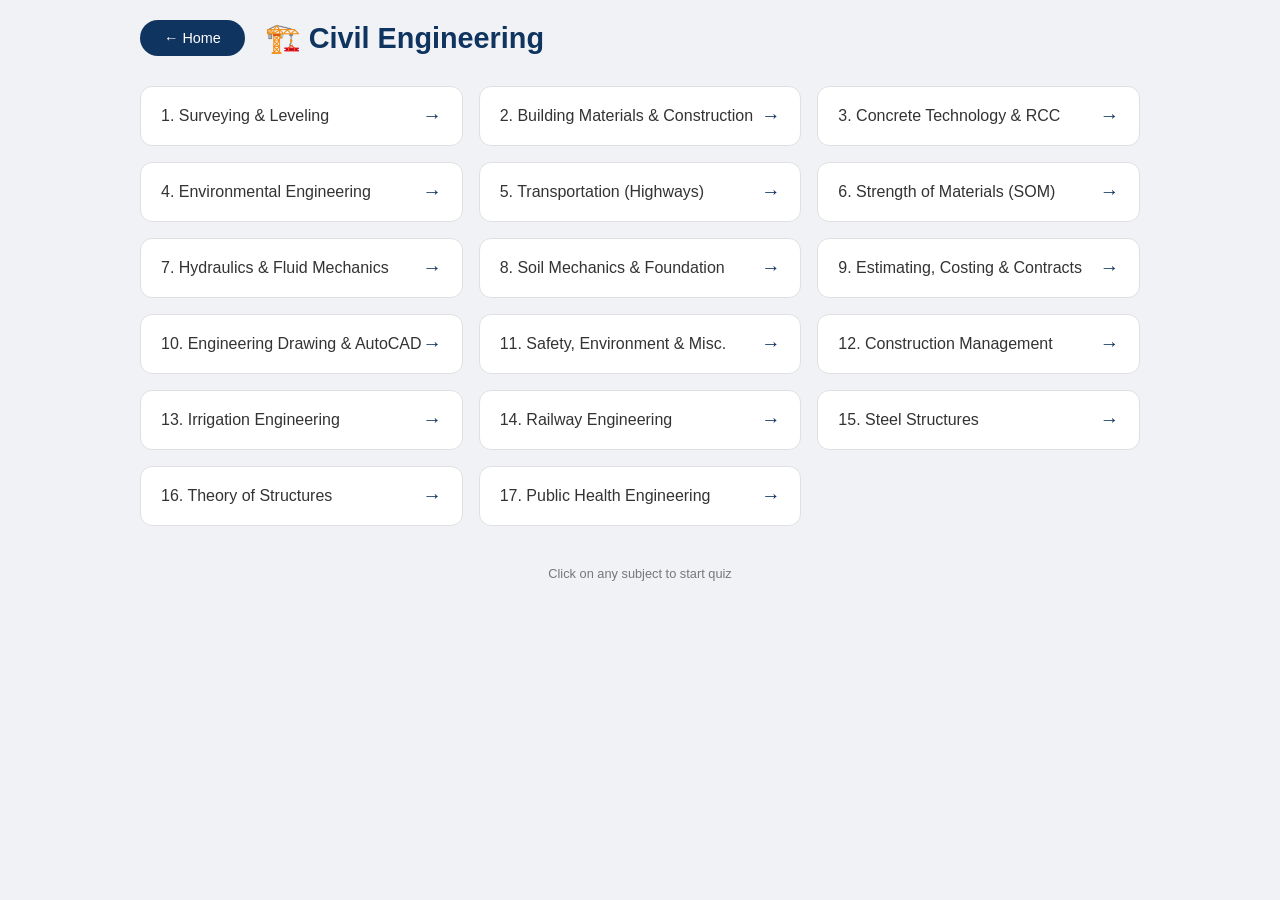
<file: civil.html.html>
<!DOCTYPE html>
<html lang="en">
<head>
    <meta charset="UTF-8">
    <meta name="viewport" content="width=device-width, initial-scale=1.0">
    <title>Civil Engineering - MCQHub</title>
    <style>
        * {
            margin: 0;
            padding: 0;
            box-sizing: border-box;
        }
        body {
            font-family: 'Segoe UI', Tahoma, Geneva, Verdana, sans-serif;
            background: #f0f2f5;
            padding: 20px;
        }
        .container {
            max-width: 1000px;
            margin: 0 auto;
        }
        .header {
            display: flex;
            align-items: center;
            gap: 20px;
            margin-bottom: 30px;
            flex-wrap: wrap;
        }
        .back-btn {
            background: #0f3460;
            color: white;
            text-decoration: none;
            padding: 10px 24px;
            border-radius: 30px;
            font-size: 0.9rem;
        }
        h1 {
            color: #0f3460;
            font-size: 1.8rem;
        }
        .subjects-grid {
            display: grid;
            grid-template-columns: repeat(auto-fill, minmax(280px, 1fr));
            gap: 16px;
        }
        .subject-card {
            background: white;
            padding: 18px 20px;
            border-radius: 12px;
            text-decoration: none;
            color: #333;
            display: flex;
            justify-content: space-between;
            align-items: center;
            transition: transform 0.2s, box-shadow 0.2s;
            border: 1px solid #e0e0e0;
        }
        .subject-card:hover {
            transform: translateX(5px);
            box-shadow: 0 4px 12px rgba(0,0,0,0.1);
            border-color: #0f3460;
        }
        .subject-name {
            font-weight: 500;
            font-size: 1rem;
        }
        .arrow {
            color: #0f3460;
            font-size: 1.2rem;
        }
        footer {
            text-align: center;
            margin-top: 40px;
            color: #777;
            font-size: 0.8rem;
        }
    </style>
</head>
<body>
<div class="container">
    <div class="header">
        <a href="index.html" class="back-btn">← Home</a>
        <h1>🏗️ Civil Engineering</h1>
    </div>

    <div class="subjects-grid">
        <a href="quiz.html?subject=surveying" class="subject-card"><span class="subject-name">1. Surveying & Leveling</span><span class="arrow">→</span></a>
        <a href="quiz.html?subject=building-materials" class="subject-card"><span class="subject-name">2. Building Materials & Construction</span><span class="arrow">→</span></a>
        <a href="quiz.html?subject=concrete" class="subject-card"><span class="subject-name">3. Concrete Technology & RCC</span><span class="arrow">→</span></a>
        <a href="quiz.html?subject=environmental" class="subject-card"><span class="subject-name">4. Environmental Engineering</span><span class="arrow">→</span></a>
        <a href="quiz.html?subject=transportation" class="subject-card"><span class="subject-name">5. Transportation (Highways)</span><span class="arrow">→</span></a>
        <a href="quiz.html?subject=som" class="subject-card"><span class="subject-name">6. Strength of Materials (SOM)</span><span class="arrow">→</span></a>
        <a href="quiz.html?subject=hydraulics" class="subject-card"><span class="subject-name">7. Hydraulics & Fluid Mechanics</span><span class="arrow">→</span></a>
        <a href="quiz.html?subject=soil" class="subject-card"><span class="subject-name">8. Soil Mechanics & Foundation</span><span class="arrow">→</span></a>
        <a href="quiz.html?subject=estimating" class="subject-card"><span class="subject-name">9. Estimating, Costing & Contracts</span><span class="arrow">→</span></a>
        <a href="quiz.html?subject=drawing" class="subject-card"><span class="subject-name">10. Engineering Drawing & AutoCAD</span><span class="arrow">→</span></a>
        <a href="quiz.html?subject=safety" class="subject-card"><span class="subject-name">11. Safety, Environment & Misc.</span><span class="arrow">→</span></a>
        <a href="quiz.html?subject=management" class="subject-card"><span class="subject-name">12. Construction Management</span><span class="arrow">→</span></a>
        <a href="quiz.html?subject=irrigation" class="subject-card"><span class="subject-name">13. Irrigation Engineering</span><span class="arrow">→</span></a>
        <a href="quiz.html?subject=railway" class="subject-card"><span class="subject-name">14. Railway Engineering</span><span class="arrow">→</span></a>
        <a href="quiz.html?subject=steel" class="subject-card"><span class="subject-name">15. Steel Structures</span><span class="arrow">→</span></a>
        <a href="quiz.html?subject=theory" class="subject-card"><span class="subject-name">16. Theory of Structures</span><span class="arrow">→</span></a>
        <a href="quiz.html?subject=public-health" class="subject-card"><span class="subject-name">17. Public Health Engineering</span><span class="arrow">→</span></a>
    </div>
    <footer>Click on any subject to start quiz</footer>
</div>
</body>
</html>
</file>
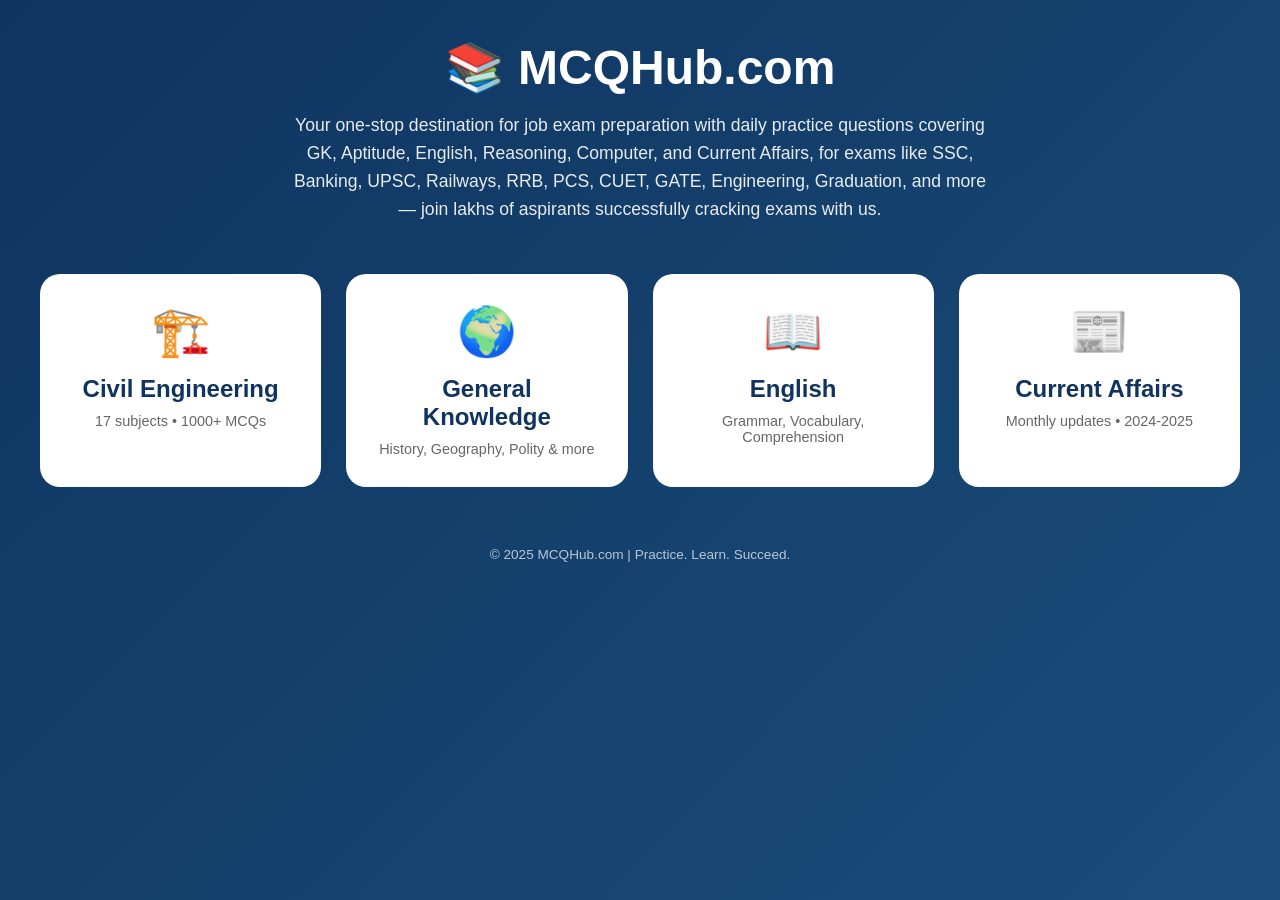
<file: index.htm.html>
<!DOCTYPE html>
<html lang="en">
<head>
    <meta charset="UTF-8">
    <meta name="viewport" content="width=device-width, initial-scale=1.0">
    <title>MCQHub - Home</title>
    <style>
        * {
            margin: 0;
            padding: 0;
            box-sizing: border-box;
        }
        body {
            font-family: 'Segoe UI', Tahoma, Geneva, Verdana, sans-serif;
            background: linear-gradient(135deg, #0f3460 0%, #1a4d7a 100%);
            min-height: 100vh;
            padding: 40px 20px;
        }
        .container {
            max-width: 1200px;
            margin: 0 auto;
        }
        .hero {
            text-align: center;
            color: white;
            margin-bottom: 50px;
        }
        .hero h1 {
            font-size: 3rem;
            margin-bottom: 15px;
        }
        .hero p {
            font-size: 1.1rem;
            opacity: 0.9;
            max-width: 700px;
            margin: 0 auto;
            line-height: 1.6;
        }
        .sections {
            display: grid;
            grid-template-columns: repeat(auto-fit, minmax(280px, 1fr));
            gap: 25px;
            margin-top: 40px;
        }
        .section-card {
            background: white;
            border-radius: 20px;
            padding: 30px;
            text-align: center;
            cursor: pointer;
            transition: transform 0.2s, box-shadow 0.2s;
            text-decoration: none;
            color: #333;
            display: block;
        }
        .section-card:hover {
            transform: translateY(-5px);
            box-shadow: 0 20px 30px rgba(0,0,0,0.2);
        }
        .section-icon {
            font-size: 3rem;
            margin-bottom: 15px;
        }
        .section-card h3 {
            font-size: 1.5rem;
            margin-bottom: 10px;
            color: #0f3460;
        }
        .section-card p {
            color: #666;
            font-size: 0.9rem;
        }
        footer {
            text-align: center;
            margin-top: 60px;
            color: rgba(255,255,255,0.7);
            font-size: 0.85rem;
        }
        @media (max-width: 768px) {
            .hero h1 { font-size: 2rem; }
            .sections { grid-template-columns: 1fr; }
        }
    </style>
</head>
<body>
<div class="container">
    <div class="hero">
        <h1>📚 MCQHub.com</h1>
        <p>Your one-stop destination for job exam preparation with daily practice questions covering GK, Aptitude, English, Reasoning, Computer, and Current Affairs, for exams like SSC, Banking, UPSC, Railways, RRB, PCS, CUET, GATE, Engineering, Graduation, and more — join lakhs of aspirants successfully cracking exams with us.</p>
    </div>

    <div class="sections">
        <a href="civil.html" class="section-card">
            <div class="section-icon">🏗️</div>
            <h3>Civil Engineering</h3>
            <p>17 subjects • 1000+ MCQs</p>
        </a>
        <a href="gk.html" class="section-card">
            <div class="section-icon">🌍</div>
            <h3>General Knowledge</h3>
            <p>History, Geography, Polity & more</p>
        </a>
        <a href="english.html" class="section-card">
            <div class="section-icon">📖</div>
            <h3>English</h3>
            <p>Grammar, Vocabulary, Comprehension</p>
        </a>
        <a href="current-affairs.html" class="section-card">
            <div class="section-icon">📰</div>
            <h3>Current Affairs</h3>
            <p>Monthly updates • 2024-2025</p>
        </a>
    </div>
    <footer>
        <p>© 2025 MCQHub.com | Practice. Learn. Succeed.</p>
    </footer>
</div>
</body>
</html>
</file>
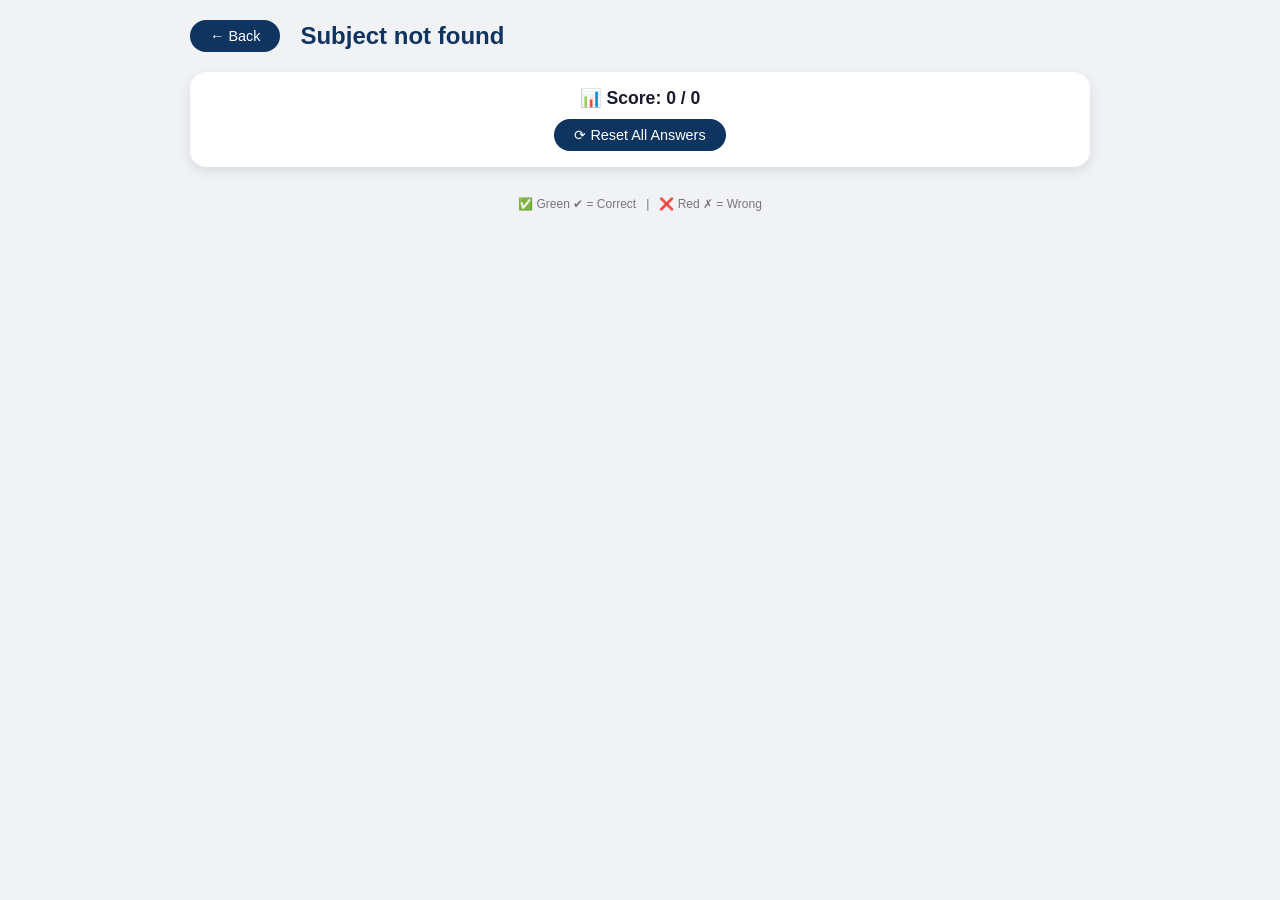
<file: quiz.html.html>
<!DOCTYPE html>
<html lang="en">
<head>
    <meta charset="UTF-8">
    <meta name="viewport" content="width=device-width, initial-scale=1.0, user-scalable=yes">
    <title>Quiz - MCQHub</title>
    <style>
        * {
            margin: 0;
            padding: 0;
            box-sizing: border-box;
        }

        body {
            font-family: 'Segoe UI', Tahoma, Geneva, Verdana, sans-serif;
            background: #f0f2f5;
            padding: 20px;
            color: #1a1a2e;
        }

        .container {
            max-width: 900px;
            margin: 0 auto;
        }

        /* Header with back button */
        .header {
            display: flex;
            align-items: center;
            gap: 20px;
            margin-bottom: 20px;
            flex-wrap: wrap;
        }

        .back-btn {
            background: #0f3460;
            color: white;
            text-decoration: none;
            padding: 8px 20px;
            border-radius: 30px;
            font-size: 0.9rem;
            display: inline-block;
            transition: background 0.2s;
        }

        .back-btn:hover {
            background: #1a4d7a;
        }

        h1 {
            font-size: 1.5rem;
            color: #0f3460;
            flex: 1;
        }

        .subtitle {
            text-align: center;
            color: #555;
            margin-bottom: 30px;
            font-size: 0.9rem;
        }

        .quiz-card {
            background: white;
            border-radius: 16px;
            padding: 20px 24px;
            margin-bottom: 24px;
            box-shadow: 0 4px 12px rgba(0,0,0,0.1);
        }

        .question-number {
            font-weight: bold;
            color: #0f3460;
            font-size: 1rem;
            margin-bottom: 12px;
            border-left: 4px solid #0f3460;
            padding-left: 12px;
        }

        .question-text {
            font-size: 1.1rem;
            font-weight: 500;
            margin-bottom: 20px;
            line-height: 1.4;
        }

        .options {
            display: flex;
            flex-direction: column;
            gap: 12px;
            margin-bottom: 16px;
        }

        .option {
            display: flex;
            align-items: center;
            gap: 12px;
            padding: 10px 14px;
            background: #f8f9fa;
            border-radius: 12px;
            cursor: pointer;
            transition: background 0.2s;
            border: 1px solid #e0e0e0;
        }

        .option:hover {
            background: #e9ecef;
        }

        .option.disabled {
            cursor: default;
            opacity: 0.9;
        }

        .option.disabled:hover {
            background: #f8f9fa;
        }

        .radio-custom {
            width: 22px;
            height: 22px;
            border-radius: 50%;
            border: 2px solid #888;
            display: inline-flex;
            align-items: center;
            justify-content: center;
            background: white;
            font-size: 14px;
            font-weight: bold;
        }

        .option.correct-highlight .radio-custom {
            background: #28a745;
            border-color: #28a745;
            color: white;
        }

        .option.wrong-highlight .radio-custom {
            background: #dc3545;
            border-color: #dc3545;
            color: white;
        }

        .option-text {
            font-size: 0.95rem;
            flex: 1;
        }

        .marker {
            font-size: 1.1rem;
            font-weight: bold;
            min-width: 30px;
        }

        .marker .correct {
            color: #28a745;
        }

        .marker .wrong {
            color: #dc3545;
        }

        .feedback {
            margin-top: 12px;
            padding: 10px 14px;
            border-radius: 10px;
            font-size: 0.85rem;
            display: none;
        }

        .feedback.correct-feedback {
            background: #d4edda;
            color: #155724;
            border-left: 4px solid #28a745;
            display: block;
        }

        .feedback.wrong-feedback {
            background: #f8d7da;
            color: #721c24;
            border-left: 4px solid #dc3545;
            display: block;
        }

        .score-area {
            background: white;
            border-radius: 16px;
            padding: 16px 24px;
            margin-top: 20px;
            text-align: center;
            box-shadow: 0 4px 12px rgba(0,0,0,0.1);
            position: sticky;
            top: 10px;
            z-index: 100;
        }

        .score-text {
            font-size: 1.1rem;
            font-weight: bold;
        }

        .reset-btn {
            background: #0f3460;
            color: white;
            border: none;
            padding: 8px 20px;
            border-radius: 30px;
            font-size: 0.9rem;
            cursor: pointer;
            margin-top: 10px;
            transition: background 0.2s;
        }

        .reset-btn:hover {
            background: #1a4d7a;
        }

        footer {
            text-align: center;
            margin-top: 30px;
            color: #777;
            font-size: 0.75rem;
        }

        @media (max-width: 600px) {
            .quiz-card {
                padding: 16px;
            }
            .question-text {
                font-size: 0.95rem;
            }
            .option-text {
                font-size: 0.85rem;
            }
            h1 {
                font-size: 1.2rem;
            }
        }
    </style>
</head>
<body>
<div class="container">
    <div class="header">
        <a href="javascript:history.back()" class="back-btn">← Back</a>
        <h1 id="subjectTitle">Loading...</h1>
    </div>

    <div class="score-area" id="scoreArea">
        <div class="score-text">📊 Score: <span id="scoreCount">0</span> / <span id="totalQuestions">0</span></div>
        <button class="reset-btn" id="resetBtn">⟳ Reset All Answers</button>
    </div>

    <div id="quizContainer"></div>
    <footer>✅ Green ✔ = Correct &nbsp;&nbsp;|&nbsp;&nbsp; ❌ Red ✗ = Wrong</footer>
</div>

<script>
    // Get subject from URL parameter
    const urlParams = new URLSearchParams(window.location.search);
    const subject = urlParams.get('subject');

    // ========== QUESTIONS DATABASE ==========
    // Add your MCQs here subject-wise
    const questionBank = {
        "surveying": {
            name: "Surveying & Leveling",
            questions: [
                {
                    text: "Difference of back bearing and fore bearing of a line in WCB system is:",
                    options: ["90°", "180°", "270°", "360°"],
                    correct: 1
                },
                {
                    text: "The first reading of staff at a point or bench mark is called:",
                    options: ["Back sight", "Inter sight", "Fore sight", "Any one"],
                    correct: 0
                },
                {
                    text: "Leveling operation always starts from a:",
                    options: ["B.M", "Datum line", "C.P", "T.L"],
                    correct: 0
                },
                {
                    text: "A line joining the points of equal R.L is called:",
                    options: ["Horizontal line", "Contour line", "Level line", "Curved line"],
                    correct: 1
                },
                {
                    text: "The main principle of survey is to work from:",
                    options: ["The part to the whole", "The whole to the part", "Centre to boundary", "All of these"],
                    correct: 1
                },
                {
                    text: "The length of one link of Gunter's chain is:",
                    options: ["1'", "2 dm", "0.66'", "2 cm"],
                    correct: 2
                }
            ]
        },
        "building-materials": {
            name: "Building Materials & Construction",
            questions: [
                {
                    text: "Example question for Building Materials?",
                    options: ["Option A", "Option B", "Option C", "Option D"],
                    correct: 0
                }
            ]
        }
        // Add more subjects here following same pattern
    };

    let currentQuestions = [];
    let userAnswers = [];
    let answerStatus = [];

    function loadSubject() {
        if (!subject || !questionBank[subject]) {
            document.getElementById('subjectTitle').innerText = "Subject not found";
            return;
        }
        
        const subjectData = questionBank[subject];
        document.getElementById('subjectTitle').innerText = subjectData.name;
        currentQuestions = subjectData.questions;
        
        const total = currentQuestions.length;
        document.getElementById('totalQuestions').innerText = total;
        
        userAnswers = new Array(total).fill(null);
        answerStatus = new Array(total).fill(null);
        
        // Load saved data
        const savedKey = `quiz_${subject}`;
        const saved = localStorage.getItem(savedKey);
        if (saved) {
            try {
                const data = JSON.parse(saved);
                if (data.userAnswers && data.userAnswers.length === total) {
                    userAnswers = data.userAnswers;
                    for (let i = 0; i < total; i++) {
                        if (userAnswers[i] !== null) {
                            answerStatus[i] = (userAnswers[i] === currentQuestions[i].correct) ? 'correct' : 'wrong';
                        }
                    }
                }
            } catch(e) {}
        }
        
        updateScore();
        renderQuiz();
    }

    function saveProgress() {
        const savedKey = `quiz_${subject}`;
        localStorage.setItem(savedKey, JSON.stringify({ userAnswers: userAnswers }));
    }

    function updateScore() {
        let correctCount = 0;
        for (let i = 0; i < answerStatus.length; i++) {
            if (answerStatus[i] === 'correct') correctCount++;
        }
        document.getElementById('scoreCount').innerText = correctCount;
    }

    function renderQuiz() {
        const container = document.getElementById('quizContainer');
        container.innerHTML = '';
        
        const letters = ['A', 'B', 'C', 'D'];
        
        for (let i = 0; i < currentQuestions.length; i++) {
            const q = currentQuestions[i];
            const selectedIdx = userAnswers[i];
            const status = answerStatus[i];
            const isAnswered = (selectedIdx !== null);
            const isCorrect = (status === 'correct');
            const isWrong = (status === 'wrong');
            
            const card = document.createElement('div');
            card.className = 'quiz-card';
            
            const qNumDiv = document.createElement('div');
            qNumDiv.className = 'question-number';
            qNumDiv.innerText = `Question ${i+1}`;
            
            const qTextDiv = document.createElement('div');
            qTextDiv.className = 'question-text';
            qTextDiv.innerText = q.text;
            
            const optionsDiv = document.createElement('div');
            optionsDiv.className = 'options';
            
            for (let optIdx = 0; optIdx < q.options.length; optIdx++) {
                const optText = q.options[optIdx];
                const optionDiv = document.createElement('div');
                optionDiv.className = 'option';
                if (isAnswered) optionDiv.classList.add('disabled');
                
                const radioSpan = document.createElement('span');
                radioSpan.className = 'radio-custom';
                
                const markerSpan = document.createElement('span');
                markerSpan.className = 'marker';
                
                const isThisSelected = (selectedIdx === optIdx);
                const isCorrectAnswer = (optIdx === q.correct);
                
                if (isAnswered) {
                    if (isThisSelected) {
                        radioSpan.innerText = '●';
                        if (isCorrect) {
                            radioSpan.style.background = '#28a745';
                            radioSpan.style.borderColor = '#28a745';
                            radioSpan.style.color = 'white';
                            markerSpan.innerHTML = '<span class="correct">✔</span>';
                        } else {
                            radioSpan.style.background = '#dc3545';
                            radioSpan.style.borderColor = '#dc3545';
                            radioSpan.style.color = 'white';
                            markerSpan.innerHTML = '<span class="wrong">✗</span>';
                        }
                    } else {
                        radioSpan.innerText = '○';
                        radioSpan.style.background = 'white';
                        radioSpan.style.borderColor = '#888';
                        if (isWrong && isCorrectAnswer) {
                            optionDiv.classList.add('correct-highlight');
                            radioSpan.innerText = '●';
                            radioSpan.style.background = '#28a745';
                            radioSpan.style.borderColor = '#28a745';
                            radioSpan.style.color = 'white';
                            markerSpan.innerHTML = '<span class="correct">✔</span>';
                        } else {
                            markerSpan.innerHTML = '';
                        }
                    }
                } else {
                    radioSpan.innerText = '○';
                    markerSpan.innerHTML = '';
                }
                
                const optLetterSpan = document.createElement('span');
                optLetterSpan.className = 'option-text';
                optLetterSpan.innerText = `${letters[optIdx]}. ${optText}`;
                
                optionDiv.appendChild(radioSpan);
                optionDiv.appendChild(optLetterSpan);
                optionDiv.appendChild(markerSpan);
                
                if (!isAnswered) {
                    optionDiv.onclick = (function(qIdx, optIndex) {
                        return function() { selectAnswer(qIdx, optIndex); };
                    })(i, optIdx);
                }
                
                optionsDiv.appendChild(optionDiv);
            }
            
            const feedbackDiv = document.createElement('div');
            feedbackDiv.className = 'feedback';
            if (isAnswered) {
                if (isCorrect) {
                    feedbackDiv.className = 'feedback correct-feedback';
                    feedbackDiv.innerHTML = `<span>✅ Correct!</span> ${q.options[q.correct]} is the right answer.`;
                } else if (isWrong) {
                    feedbackDiv.className = 'feedback wrong-feedback';
                    feedbackDiv.innerHTML = `<span>❌ Wrong!</span> Correct answer is: ${letters[q.correct]}. ${q.options[q.correct]}`;
                }
            }
            
            card.appendChild(qNumDiv);
            card.appendChild(qTextDiv);
            card.appendChild(optionsDiv);
            card.appendChild(feedbackDiv);
            container.appendChild(card);
        }
    }
    
    function selectAnswer(qIndex, selectedOpt) {
        if (userAnswers[qIndex] !== null) return;
        
        const isCorrect = (selectedOpt === currentQuestions[qIndex].correct);
        userAnswers[qIndex] = selectedOpt;
        answerStatus[qIndex] = isCorrect ? 'correct' : 'wrong';
        
        updateScore();
        saveProgress();
        renderQuiz();
    }
    
    function resetQuiz() {
        userAnswers = new Array(currentQuestions.length).fill(null);
        answerStatus = new Array(currentQuestions.length).fill(null);
        updateScore();
        saveProgress();
        renderQuiz();
    }
    
    document.getElementById('resetBtn').addEventListener('click', resetQuiz);
    
    loadSubject();
</script>
</body>
</html>
</file>
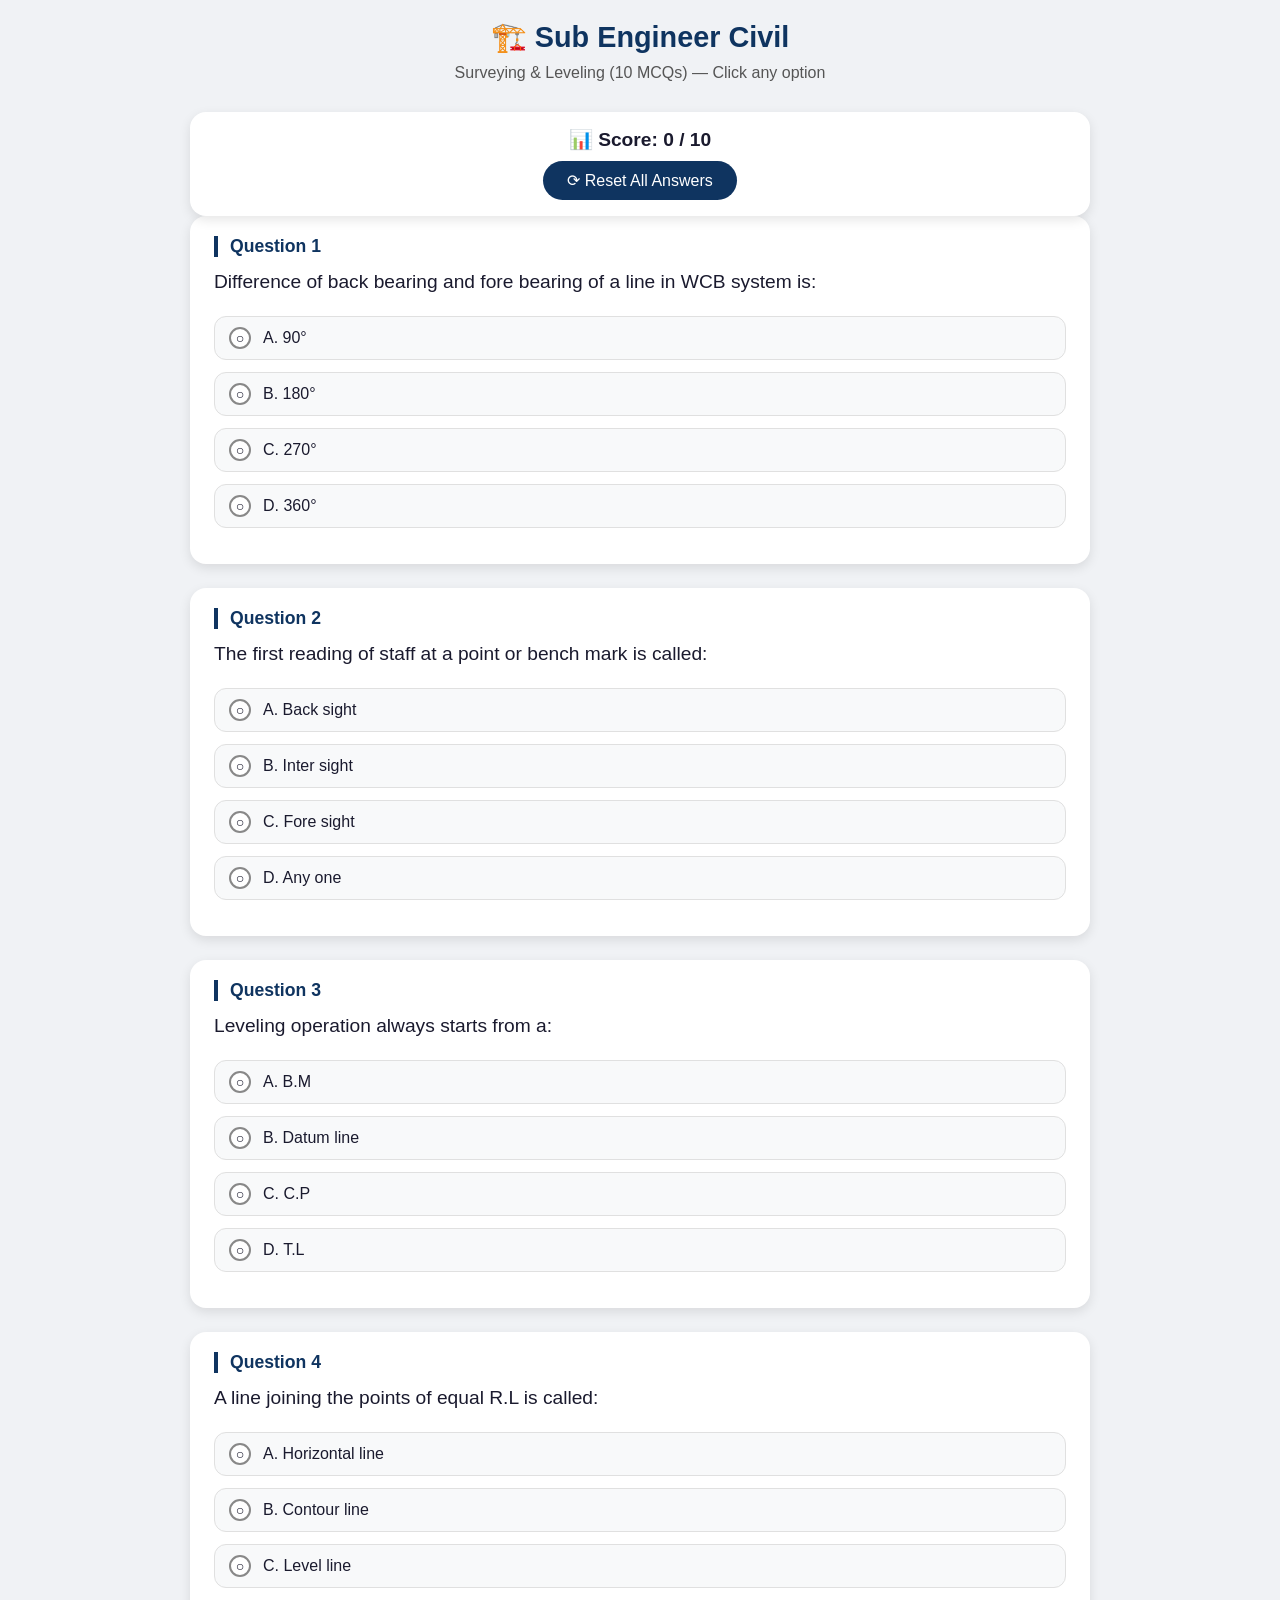
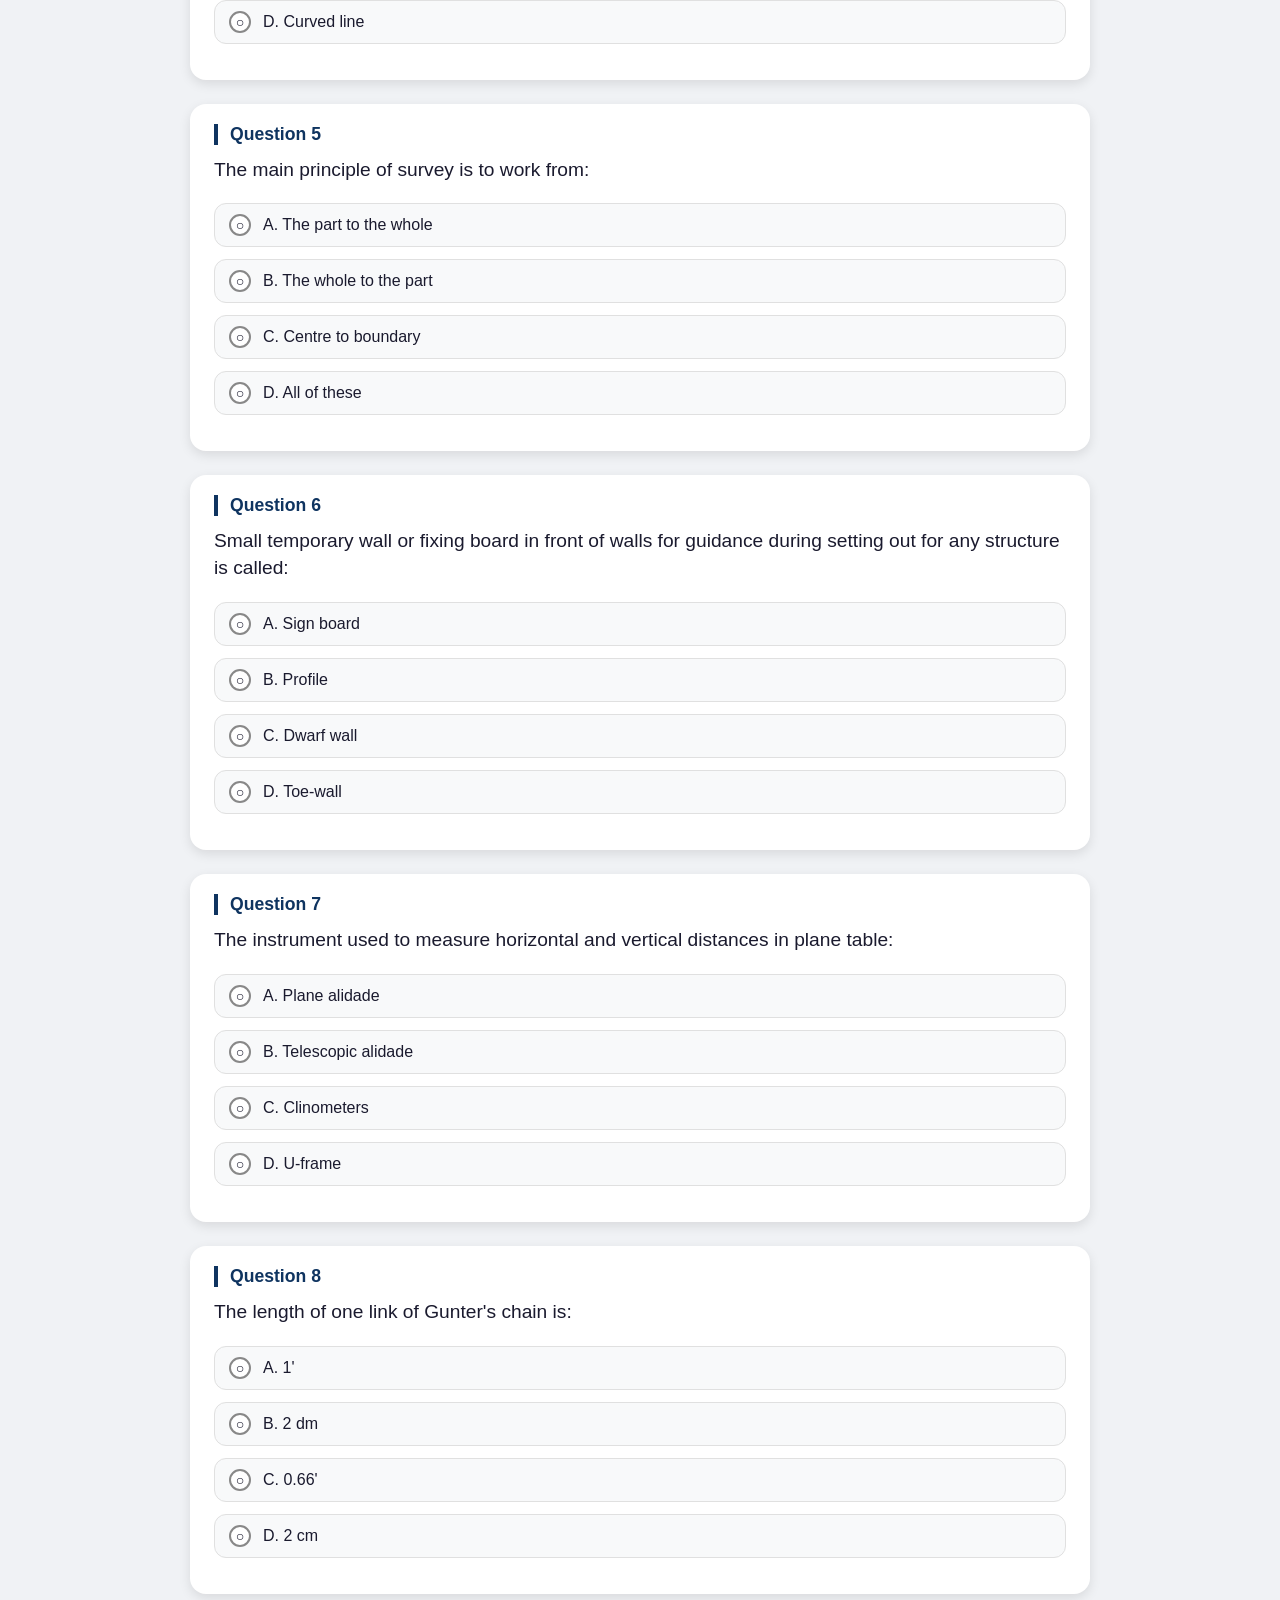
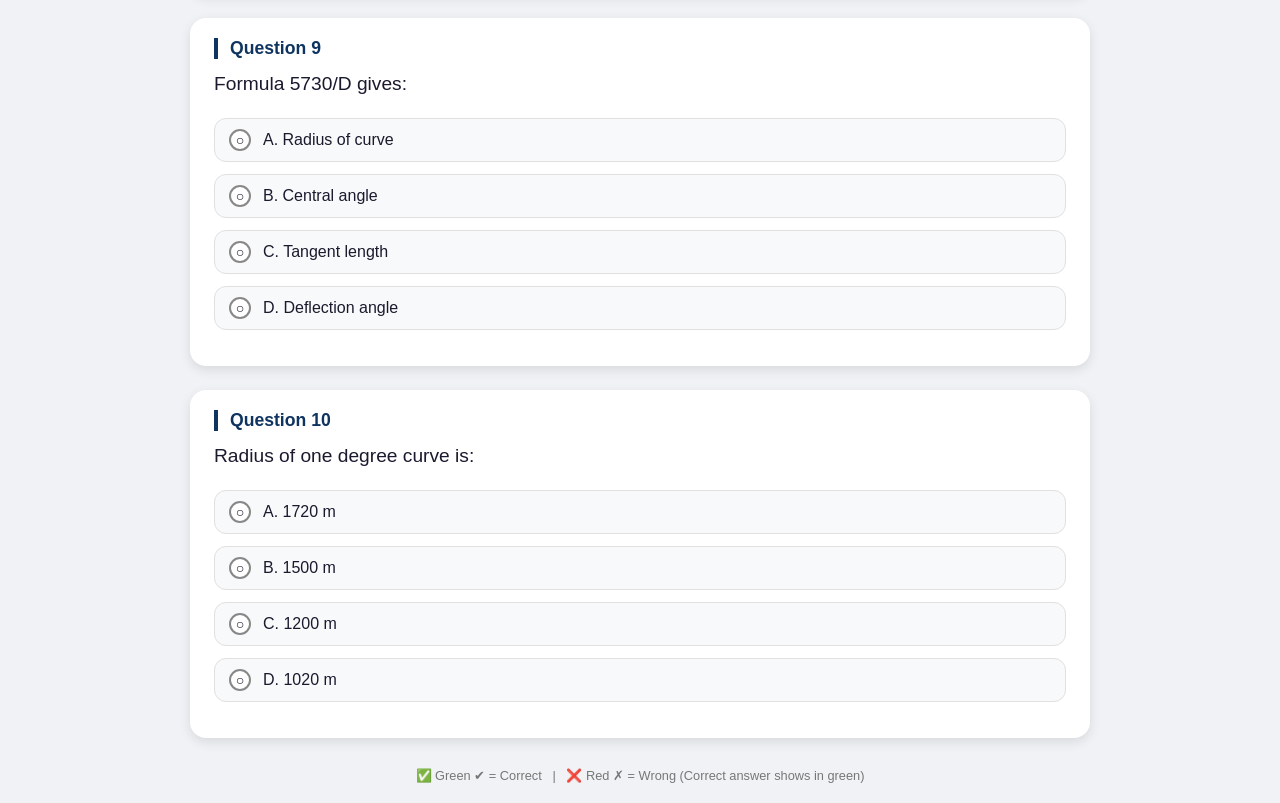
<file: survey_quiz.html>
<!DOCTYPE html>
<html lang="en">
<head>
    <meta charset="UTF-8">
    <meta name="viewport" content="width=device-width, initial-scale=1.0, user-scalable=yes">
    <title>Surveying Quiz - Sub Engineer Prep</title>
    <style>
        * {
            margin: 0;
            padding: 0;
            box-sizing: border-box;
        }

        body {
            font-family: 'Segoe UI', Tahoma, Geneva, Verdana, sans-serif;
            background: #f0f2f5;
            padding: 20px;
            color: #1a1a2e;
        }

        .container {
            max-width: 900px;
            margin: 0 auto;
        }

        h1 {
            text-align: center;
            font-size: 1.8rem;
            margin-bottom: 10px;
            color: #0f3460;
        }

        .subtitle {
            text-align: center;
            color: #555;
            margin-bottom: 30px;
            font-size: 1rem;
        }

        .quiz-card {
            background: white;
            border-radius: 16px;
            padding: 20px 24px;
            margin-bottom: 24px;
            box-shadow: 0 4px 12px rgba(0,0,0,0.1);
            transition: all 0.2s ease;
        }

        .question-number {
            font-weight: bold;
            color: #0f3460;
            font-size: 1.1rem;
            margin-bottom: 12px;
            border-left: 4px solid #0f3460;
            padding-left: 12px;
        }

        .question-text {
            font-size: 1.2rem;
            font-weight: 500;
            margin-bottom: 20px;
            line-height: 1.4;
        }

        .options {
            display: flex;
            flex-direction: column;
            gap: 12px;
            margin-bottom: 16px;
        }

        .option {
            display: flex;
            align-items: center;
            gap: 12px;
            padding: 10px 14px;
            background: #f8f9fa;
            border-radius: 12px;
            cursor: pointer;
            transition: background 0.2s;
            border: 1px solid #e0e0e0;
        }

        .option:hover {
            background: #e9ecef;
        }

        .option.disabled {
            cursor: default;
            opacity: 0.9;
        }

        .option.disabled:hover {
            background: #f8f9fa;
        }

        .radio-custom {
            width: 22px;
            height: 22px;
            border-radius: 50%;
            border: 2px solid #888;
            display: inline-flex;
            align-items: center;
            justify-content: center;
            background: white;
            font-size: 14px;
            font-weight: bold;
        }

        .option.correct-highlight .radio-custom {
            background: #28a745;
            border-color: #28a745;
            color: white;
        }

        .option.wrong-highlight .radio-custom {
            background: #dc3545;
            border-color: #dc3545;
            color: white;
        }

        .option-text {
            font-size: 1rem;
            flex: 1;
        }

        .marker {
            font-size: 1.2rem;
            font-weight: bold;
            min-width: 30px;
        }

        .marker .correct {
            color: #28a745;
        }

        .marker .wrong {
            color: #dc3545;
        }

        .feedback {
            margin-top: 12px;
            padding: 10px 14px;
            border-radius: 10px;
            font-size: 0.9rem;
            display: none;
        }

        .feedback.correct-feedback {
            background: #d4edda;
            color: #155724;
            border-left: 4px solid #28a745;
            display: block;
        }

        .feedback.wrong-feedback {
            background: #f8d7da;
            color: #721c24;
            border-left: 4px solid #dc3545;
            display: block;
        }

        .feedback span {
            font-weight: bold;
        }

        .status-badge {
            display: inline-block;
            margin-left: 10px;
            font-size: 0.85rem;
            padding: 2px 8px;
            border-radius: 20px;
        }

        .score-area {
            background: white;
            border-radius: 16px;
            padding: 16px 24px;
            margin-top: 20px;
            text-align: center;
            box-shadow: 0 4px 12px rgba(0,0,0,0.1);
            position: sticky;
            top: 10px;
            z-index: 100;
        }

        .score-text {
            font-size: 1.2rem;
            font-weight: bold;
        }

        .reset-btn {
            background: #0f3460;
            color: white;
            border: none;
            padding: 10px 24px;
            border-radius: 30px;
            font-size: 1rem;
            cursor: pointer;
            margin-top: 10px;
            transition: background 0.2s;
        }

        .reset-btn:hover {
            background: #1a4d7a;
        }

        footer {
            text-align: center;
            margin-top: 30px;
            color: #777;
            font-size: 0.8rem;
        }

        @media (max-width: 600px) {
            .quiz-card {
                padding: 16px;
            }
            .question-text {
                font-size: 1rem;
            }
            .option-text {
                font-size: 0.9rem;
            }
        }
    </style>
</head>
<body>
<div class="container">
    <h1>🏗️ Sub Engineer Civil</h1>
    <div class="subtitle">Surveying & Leveling (10 MCQs) — Click any option</div>

    <div class="score-area" id="scoreArea">
        <div class="score-text">📊 Score: <span id="scoreCount">0</span> / <span id="totalQuestions">10</span></div>
        <button class="reset-btn" id="resetBtn">⟳ Reset All Answers</button>
    </div>

    <div id="quizContainer"></div>
    <footer>✅ Green ✔ = Correct &nbsp;&nbsp;|&nbsp;&nbsp; ❌ Red ✗ = Wrong (Correct answer shows in green)</footer>
</div>

<script>
    // ==================== YOUR 10 MCQs ====================
    const questions = [
        {
            text: "Difference of back bearing and fore bearing of a line in WCB system is:",
            options: ["90°", "180°", "270°", "360°"],
            correct: 1  // index 1 = B (0-based: A=0, B=1, C=2, D=3)
        },
        {
            text: "The first reading of staff at a point or bench mark is called:",
            options: ["Back sight", "Inter sight", "Fore sight", "Any one"],
            correct: 0  // A = Back sight
        },
        {
            text: "Leveling operation always starts from a:",
            options: ["B.M", "Datum line", "C.P", "T.L"],
            correct: 0  // A = B.M
        },
        {
            text: "A line joining the points of equal R.L is called:",
            options: ["Horizontal line", "Contour line", "Level line", "Curved line"],
            correct: 1  // B = Contour line
        },
        {
            text: "The main principle of survey is to work from:",
            options: ["The part to the whole", "The whole to the part", "Centre to boundary", "All of these"],
            correct: 1  // B = The whole to the part
        },
        {
            text: "Small temporary wall or fixing board in front of walls for guidance during setting out for any structure is called:",
            options: ["Sign board", "Profile", "Dwarf wall", "Toe-wall"],
            correct: 1  // B = Profile
        },
        {
            text: "The instrument used to measure horizontal and vertical distances in plane table:",
            options: ["Plane alidade", "Telescopic alidade", "Clinometers", "U-frame"],
            correct: 1  // B = Telescopic alidade
        },
        {
            text: "The length of one link of Gunter's chain is:",
            options: ["1'", "2 dm", "0.66'", "2 cm"],
            correct: 2  // C = 0.66'
        },
        {
            text: "Formula 5730/D gives:",
            options: ["Radius of curve", "Central angle", "Tangent length", "Deflection angle"],
            correct: 0  // A = Radius of curve
        },
        {
            text: "Radius of one degree curve is:",
            options: ["1720 m", "1500 m", "1200 m", "1020 m"],
            correct: 0  // A = 1720 m
        }
    ];

    const total = questions.length;
    document.getElementById('totalQuestions').innerText = total;

    let userAnswers = new Array(total).fill(null);  // stores selected option index
    let answerStatus = new Array(total).fill(null); // 'correct', 'wrong', or null

    // Load saved data from localStorage
    function loadSavedData() {
        const saved = localStorage.getItem('surveyQuiz10');
        if (saved) {
            try {
                const data = JSON.parse(saved);
                if (data.userAnswers && data.userAnswers.length === total) {
                    userAnswers = data.userAnswers;
                    answerStatus = data.answerStatus || new Array(total).fill(null);
                    // recalc status if missing
                    for (let i = 0; i < total; i++) {
                        if (userAnswers[i] !== null) {
                            const isCorrect = (userAnswers[i] === questions[i].correct);
                            answerStatus[i] = isCorrect ? 'correct' : 'wrong';
                        } else {
                            answerStatus[i] = null;
                        }
                    }
                }
            } catch(e) {}
        }
        updateScore();
    }

    function saveToLocal() {
        localStorage.setItem('surveyQuiz10', JSON.stringify({
            userAnswers: userAnswers,
            answerStatus: answerStatus
        }));
    }

    function updateScore() {
        let correctCount = 0;
        for (let i = 0; i < total; i++) {
            if (answerStatus[i] === 'correct') correctCount++;
        }
        document.getElementById('scoreCount').innerText = correctCount;
    }

    // Render all questions
    function renderQuiz() {
        const container = document.getElementById('quizContainer');
        container.innerHTML = '';

        for (let i = 0; i < total; i++) {
            const q = questions[i];
            const selectedIdx = userAnswers[i];
            const status = answerStatus[i];
            const isAnswered = (selectedIdx !== null);
            const isCorrect = (status === 'correct');
            const isWrong = (status === 'wrong');

            // Create card
            const card = document.createElement('div');
            card.className = 'quiz-card';

            // Question number & text
            const qNumDiv = document.createElement('div');
            qNumDiv.className = 'question-number';
            qNumDiv.innerText = `Question ${i+1}`;
            const qTextDiv = document.createElement('div');
            qTextDiv.className = 'question-text';
            qTextDiv.innerText = q.text;

            const optionsDiv = document.createElement('div');
            optionsDiv.className = 'options';

            // Create options A B C D
            const letters = ['A', 'B', 'C', 'D'];
            for (let optIdx = 0; optIdx < q.options.length; optIdx++) {
                const optText = q.options[optIdx];
                const optionDiv = document.createElement('div');
                optionDiv.className = 'option';
                if (isAnswered) optionDiv.classList.add('disabled');

                // Radio circle
                const radioSpan = document.createElement('span');
                radioSpan.className = 'radio-custom';
                
                // Marker (tick/cross)
                const markerSpan = document.createElement('span');
                markerSpan.className = 'marker';
                
                let isThisSelected = (selectedIdx === optIdx);
                let isCorrectAnswer = (optIdx === q.correct);
                
                // Fill circle and marker logic
                if (isAnswered) {
                    if (isThisSelected) {
                        // selected option
                        radioSpan.innerText = '●';
                        if (isCorrect) {
                            radioSpan.style.background = '#28a745';
                            radioSpan.style.borderColor = '#28a745';
                            radioSpan.style.color = 'white';
                            markerSpan.innerHTML = '<span class="correct">✔</span>';
                        } else {
                            radioSpan.style.background = '#dc3545';
                            radioSpan.style.borderColor = '#dc3545';
                            radioSpan.style.color = 'white';
                            markerSpan.innerHTML = '<span class="wrong">✗</span>';
                        }
                    } else {
                        radioSpan.innerText = '○';
                        radioSpan.style.background = 'white';
                        radioSpan.style.borderColor = '#888';
                        // highlight correct answer if user was wrong
                        if (isWrong && isCorrectAnswer) {
                            optionDiv.classList.add('correct-highlight');
                            radioSpan.innerText = '●';
                            radioSpan.style.background = '#28a745';
                            radioSpan.style.borderColor = '#28a745';
                            radioSpan.style.color = 'white';
                            markerSpan.innerHTML = '<span class="correct">✔</span>';
                        } else {
                            markerSpan.innerHTML = '';
                        }
                    }
                } else {
                    radioSpan.innerText = '○';
                    markerSpan.innerHTML = '';
                }
                
                const optLetterSpan = document.createElement('span');
                optLetterSpan.className = 'option-text';
                optLetterSpan.innerText = `${letters[optIdx]}. ${optText}`;
                
                optionDiv.appendChild(radioSpan);
                optionDiv.appendChild(optLetterSpan);
                optionDiv.appendChild(markerSpan);
                
                if (!isAnswered) {
                    optionDiv.onclick = (function(qIndex, optIndex) {
                        return function() { selectAnswer(qIndex, optIndex); };
                    })(i, optIdx);
                }
                
                optionsDiv.appendChild(optionDiv);
            }
            
            // Feedback message
            const feedbackDiv = document.createElement('div');
            feedbackDiv.className = 'feedback';
            if (isAnswered) {
                if (isCorrect) {
                    feedbackDiv.className = 'feedback correct-feedback';
                    feedbackDiv.innerHTML = `<span>✅ Correct!</span> ${q.options[q.correct]} is the right answer.`;
                } else if (isWrong) {
                    feedbackDiv.className = 'feedback wrong-feedback';
                    feedbackDiv.innerHTML = `<span>❌ Wrong!</span> Correct answer is: ${letters[q.correct]}. ${q.options[q.correct]}`;
                }
            }
            
            card.appendChild(qNumDiv);
            card.appendChild(qTextDiv);
            card.appendChild(optionsDiv);
            card.appendChild(feedbackDiv);
            container.appendChild(card);
        }
    }
    
    function selectAnswer(qIndex, selectedOpt) {
        // If already answered, ignore
        if (userAnswers[qIndex] !== null) return;
        
        const isCorrect = (selectedOpt === questions[qIndex].correct);
        userAnswers[qIndex] = selectedOpt;
        answerStatus[qIndex] = isCorrect ? 'correct' : 'wrong';
        
        updateScore();
        saveToLocal();
        renderQuiz();  // re-render to show marks & disable
    }
    
    function resetQuiz() {
        userAnswers = new Array(total).fill(null);
        answerStatus = new Array(total).fill(null);
        updateScore();
        saveToLocal();
        renderQuiz();
    }
    
    // Initialize
    loadSavedData();
    renderQuiz();
    
    document.getElementById('resetBtn').addEventListener('click', resetQuiz);
</script>
</body>
</html>
</file>
